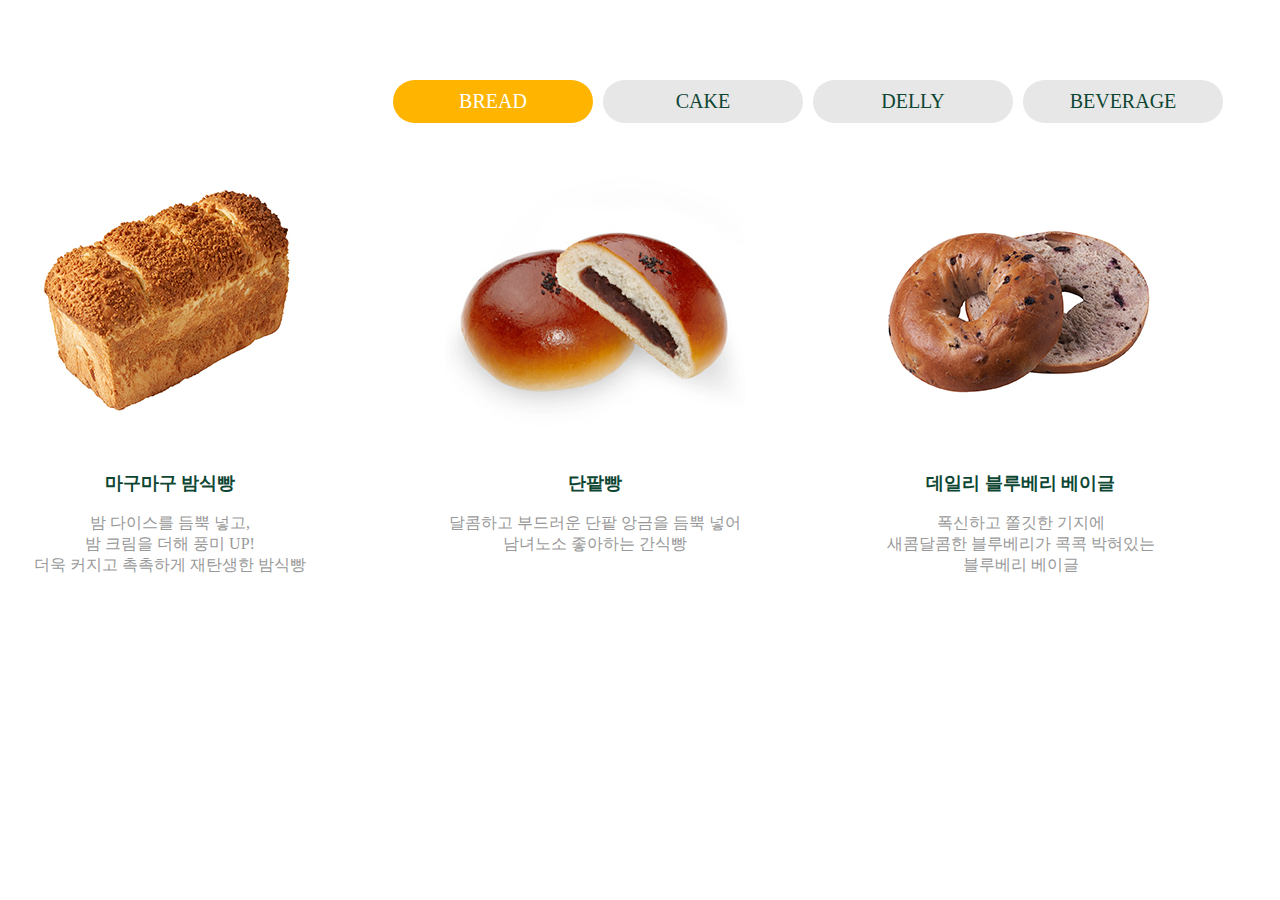
<file: tous/tab.html>
<!DOCTYPE html>
<html lang="ko">
<head>
    <meta charset="UTF-8">
    <title>tab example</title>
    <script src="https://code.jquery.com/jquery-1.10.2.js"></script>

    <style>
        * {
            box-sizing: border-box;
        }

        #container {
            width: 1600px;
            margin: 50px auto;
            text-align: center;
            background-color: rgb(255, 255, 255);
            padding: 30px 0;
            height: 550px;
        }

        .tab {
            width: max-content;
            list-style: none;
            margin: auto;
            padding: 0;
            overflow: hidden;
        }

        .tab li {
            background: #e7e7e7;
            width: 200px;
            margin: 0 5px;
            float: left;
            border-radius: 50px;
        }

        .tab li a {
            display: inline-block;
            color: #0d4633;
            text-align: center;
            text-decoration: none;
            padding: 10px 0px;
            font-size: 20px;
            transition: 0.3s;
            border-bottom: 0;
        }

        .tabcontent {
            display: none;
            padding: 6px 12px;
            color: #989898;
        }

        .tabcontent img {}

        ul.tab li.current {
            background: #ffb500;
        }

        ul.tab li.current a {
            color: white;

        }

        .tabcontent.current {
            display: block;
        }
        .ct1{
            display: flex;
            justify-content: space-between;
            padding-top: 20px;}
        
            .p1{
                color: #0d4633;
                font-weight: bold;
                font-size: large}

    </style>

</head>

<body>
    <div id="container">

        <ul class="tab">
            <li class="current" data-tab="tab1"><a href="#">BREAD</a></li>
            <li data-tab="tab2"><a href="#">CAKE</a></li>
            <li data-tab="tab3"><a href="#">DELLY</a></li>
            <li data-tab="tab4"><a href="#">BEVERAGE</a></li>
        </ul>

        <div id="tab1" class="tabcontent current">
            <div class="ct1">
                <div class="c1">
                    <a href="#"><img src="bread1.jpg"></a>
                    <p class="p1">마구마구 밤식빵</p>
                    <p>밤 다이스를 듬뿍 넣고,<br>
                    밤 크림을 더해 풍미 UP!<br>
                    더욱 커지고 촉촉하게 재탄생한 밤식빵</p>
                </div>
                <div class="c1">
                    <a href="#"><img src="bread2.jpg"></a>
                    <p class="p1">단팥빵</p>
                    <p>달콤하고 부드러운 단팥 앙금을 듬뿍 넣어<br>
                        남녀노소 좋아하는 간식빵</p>
                </div>
                <div class="c1">
                    <a href="#"><img src="bread3.jpg"></a>
                    <p class="p1">데일리 블루베리 베이글</p>
                    <p>폭신하고 쫄깃한 기지에 <br>
                        새콤달콤한 블루베리가 콕콕 박혀있는 <br>
                        블루베리 베이글</p>
                </div>
                <div class="c1">
                    <a href="#"><img src="bread4.jpg"></a>
                    <p class="p1">사르르 우유 크림빵</p>
                    <p>쫄깃 폭신한 빵에 진한 우유 크림이 <br>
                        듬뿍 들어있어 먹는 순간 입 안에서<br>
                        사르르 녹는 제품</p>
                </div>
            </div>     
        </div>

        <div id="tab2" class="tabcontent">
            <div class="ct1">
                <div class="c1">
                    <a href="#"><img src="cake1.jpg"></a>
                    <p class="p1">플라워베리 생크림</p>
                    <p>부드럽고 촉촉한 화이트시트에<br>
                        풍부한 맛의 생크림과<br>
                        상큼한 과일로 장식한 생크림 케이크</p>
                </div>
                <div class="c1">
                    <a href="#"><img src="cake2.jpg"></a>
                    <p class="p1">초코생크림 케이크</p>
                    <p>신선한 초코생크림과 다크체리가 샌드된<br>
                        초코시트 위에 과일과 초콜릿으로<br>
                        장식한 생크림 케이크</p>
                </div>
                <div class="c1">
                    <a href="#"><img src="cake3.jpg"></a>
                    <p class="p1">진한 녹차 케이크</p>
                    <p>싱그러운 녹차 풍미가 살아있는<br>
                        시트와 부드러운 연유 크림이<br>
                        조화를 이룬 케이크</p>
                </div>
                <div class="c1">
                    <a href="#"><img src="cake4.jpg"></a>
                    <p class="p1">클래식 오브 치즈케이크</p>
                    <p>엄선한 자연치즈의 진한 풍미가<br>
                        그대로 살아있는 부드럽고 촉촉한<br>
                        수플레 타입의 클래식 치즈 케이크</p>
                </div>
            </div>     
        </div>

        <div id="tab3" class="tabcontent">
            <div class="ct1">
                <div class="c1">
                    <a href="#"><img src="delly1.jpg"></a>
                    <p class="p1">에그튜나 샌드위치</p>
                    <p>계란, 참치샐러드와 신선한 야채가<br>
                        어우러진 단백질 가득 곡물 샌드위치</p>
                </div>
                <div class="c1">
                    <a href="#"><img src="delly2.jpg"></a>
                    <p class="p1">반숙란 샌드위치</p>
                    <p>곡물식빵에 계란 샐러드와 반숙란이<br>
                        통째로 들어가 담백 듬직한 모닝 샌드위치</p>
                </div>
                <div class="c1">
                    <a href="#"><img src="delly3.jpg"></a>
                    <p class="p1">매콤치킨랩</p>
                    <p>매콤한 타코소스의 치킨과<br>
                        사워크림, 치즈, 야채가 더해진 랩 샌드위치</p>
                </div>
                <div class="c1">
                    <a href="#"><img src="delly4.jpg"></a>
                    <p class="p1">싱그러운 치킨텐더 그린 랩</p>
                    <p>클로렐라또띠아에 치킨텐더와<br>
                        다양한 야채를 넣은 담백하고<br>
                        건강한 랩 샌드위치</p>
                </div>
            </div>     
        </div>

        <div id="tab4" class="tabcontent">
            <div class="ct1">
                <div class="c1">
                    <a href="#"><img src="bever1.jpg"></a>
                    <p class="p1">아이스 아메리카노</p>
                    <p>뚜레쥬르만의 스페셜 고급원두를<br> 
                        적절한 비율로 블렌드 하여<br>
                        커피 본연의 맛과 향을 살린 아메리카노</p>
                </div>
                <div class="c1">
                    <a href="#"><img src="bever2.jpg"></a>
                    <p class="p1">복숭아 아이스티</p>
                    <p>시원하게 즐기는 복숭아 홍차</p>
                </div>
                <div class="c1">
                    <a href="#"><img src="bever3.jpg"></a>
                    <p class="p1">아이스 그린티 라떼</p>
                    <p>차광 녹차가 들어 있는 녹차가루와<br>
                        우유가 어우러진 시원한 그린티라떼</p>
                </div>
                <div class="c1">
                    <a href="#"><img src="bever4.jpg"></a>
                    <p class="p1">자몽 에이드</p>
                    <p>자몽과육과 탄산수를 넣어<br>
                        톡 쏘는 맛이 일품인 자몽에이드</p>
                </div>
            </div>     
        </div>
    </div>

    <script>
        $(function() {
            $('ul.tab li').click(function() {
                var activeTab = $(this).attr('data-tab');
                $('ul.tab li').removeClass('current');
                $('.tabcontent').removeClass('current');
                $(this).addClass('current');
                $('#' + activeTab).addClass('current');
            })
        });
    </script>


</body></html>
</file>
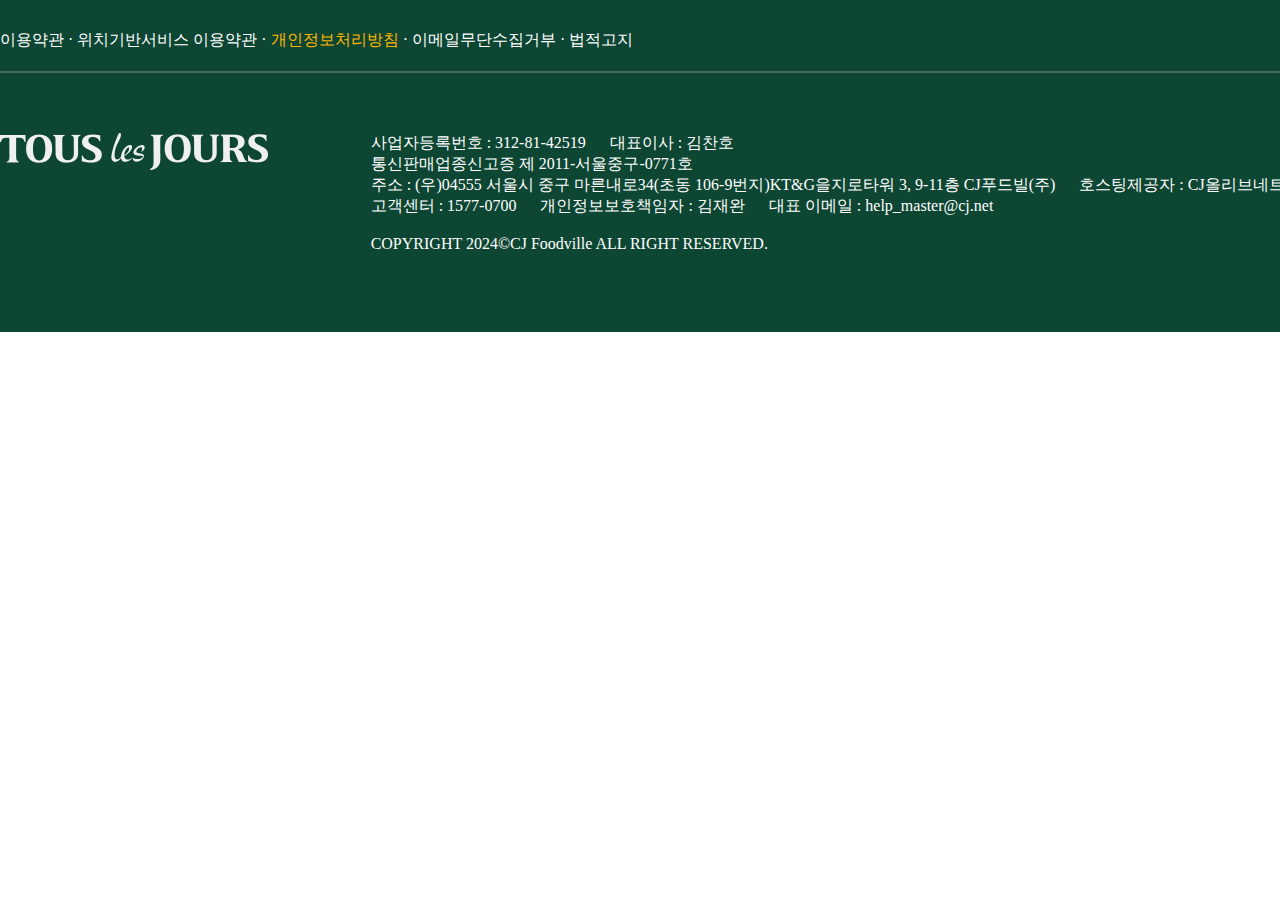
<file: tous/event/footer.html>
<!doctype html>                 
<html lang="en">                
<head>                          
    <meta charset="utf-8">      
    <title> footer </title> 
<!-- Link NanumBarunGothic CSS -->
<link href="https://hangeul.pstatic.net/hangeul_static/css/nanum-barun-gothic.css" rel="stylesheet">
<link rel="stylesheet" href="footer.css"/>
</head>
<body>    
    <header>
    </header>                      

    <nav>
    </nav>

    <section>        
    </section>
    
    <footer>
        <div class="foot wrap">
            <div class="ftop">
                <p>이용약관 · 위치기반서비스 이용약관 · <span>개인정보처리방침</span> · 이메일무단수집거부 · 법적고지</p>
            </div><!--ftop-->
            <div class="fbootom">
                <div class="fleft"><img src="img/flogo.png"></div><!--fleft-->
                <div class="fcenter">
                    <p>사업자등록번호 : 312-81-42519 &nbsp;&nbsp;&nbsp;&nbsp; 대표이사 : 김찬호</p>
                    <p>통신판매업종신고증 제 2011-서울중구-0771호</p>
                    <p>주소 : (우)04555 서울시 중구 마른내로34(초동 106-9번지)KT&G을지로타워 3, 9-11층 CJ푸드빌(주) &nbsp;&nbsp;&nbsp;&nbsp; 호스팅제공자 : CJ올리브네트웍스(주)</p>
                    <p>고객센터 : 1577-0700 &nbsp;&nbsp;&nbsp;&nbsp; 개인정보보호책임자 : 김재완 &nbsp;&nbsp;&nbsp;&nbsp; 대표 이메일 : help_master@cj.net</p>                    
                    <br>
                    <p>COPYRIGHT 2024&copy;CJ Foodville ALL RIGHT RESERVED.</p>
                </div><!--fcenter-->
                <div class="fright">                    
                    <p><a href="https://www.youtube.com/@touslesjourskr"><img src="img/ic_you.png"></a></p>
                    <p><a href="https://www.facebook.com/TOUSlesJOURS"><img src="img/ic_face.png"></a></p>
                    <p><a href="https://www.instagram.com/touslesjours_kr/"><img src="img/ic_insta.png"></a></p>
                </div><!--fright-->
            </div><!--fbootom-->
        </div><!--foot-->
    </footer>
</body>    
</html>
</file>
<file: tous/event/footer.css>
@charset "utf-8";

/*ONE-Mobile-POP CSS*/
@font-face {
    font-family: 'ONE-Mobile-POP';
    src: url('https://fastly.jsdelivr.net/gh/projectnoonnu/noonfonts_2105_2@1.0/ONE-Mobile-POP.woff') format('woff');
    font-weight: normal;
    font-style: normal;
}

* {margin: 0;
    padding: 0;
    box-sizing: border-box;
 }

 .wrap {
     width: 1600px;
     margin: auto;        
 }
 
 footer{
     height: 332px;
     background: #0d4633;
     background-size: 100% 100%;
     background-position: center center;

 }
 .foot{
     
     color: #fff;        
 }
 .ftop{
     border-bottom: 2px solid #436d5f;
     padding-bottom: 20px;
     padding-top: 30px;
     margin-bottom: 30px;
 }
 .foot .ftop span{
     color: #ffb500;
 }
 .fbootom{
     display: flex;
     justify-content: space-between;
     padding-top: 30px; 
 }
 .fright{        
     width: 154px;
     height: 40px;
     display: flex;
     justify-content: space-between;
     align-items: center;
     flex-wrap: wrap;
 }
 .fright img{
     width: 38px;
     height: 40px;       
 }
</file>
